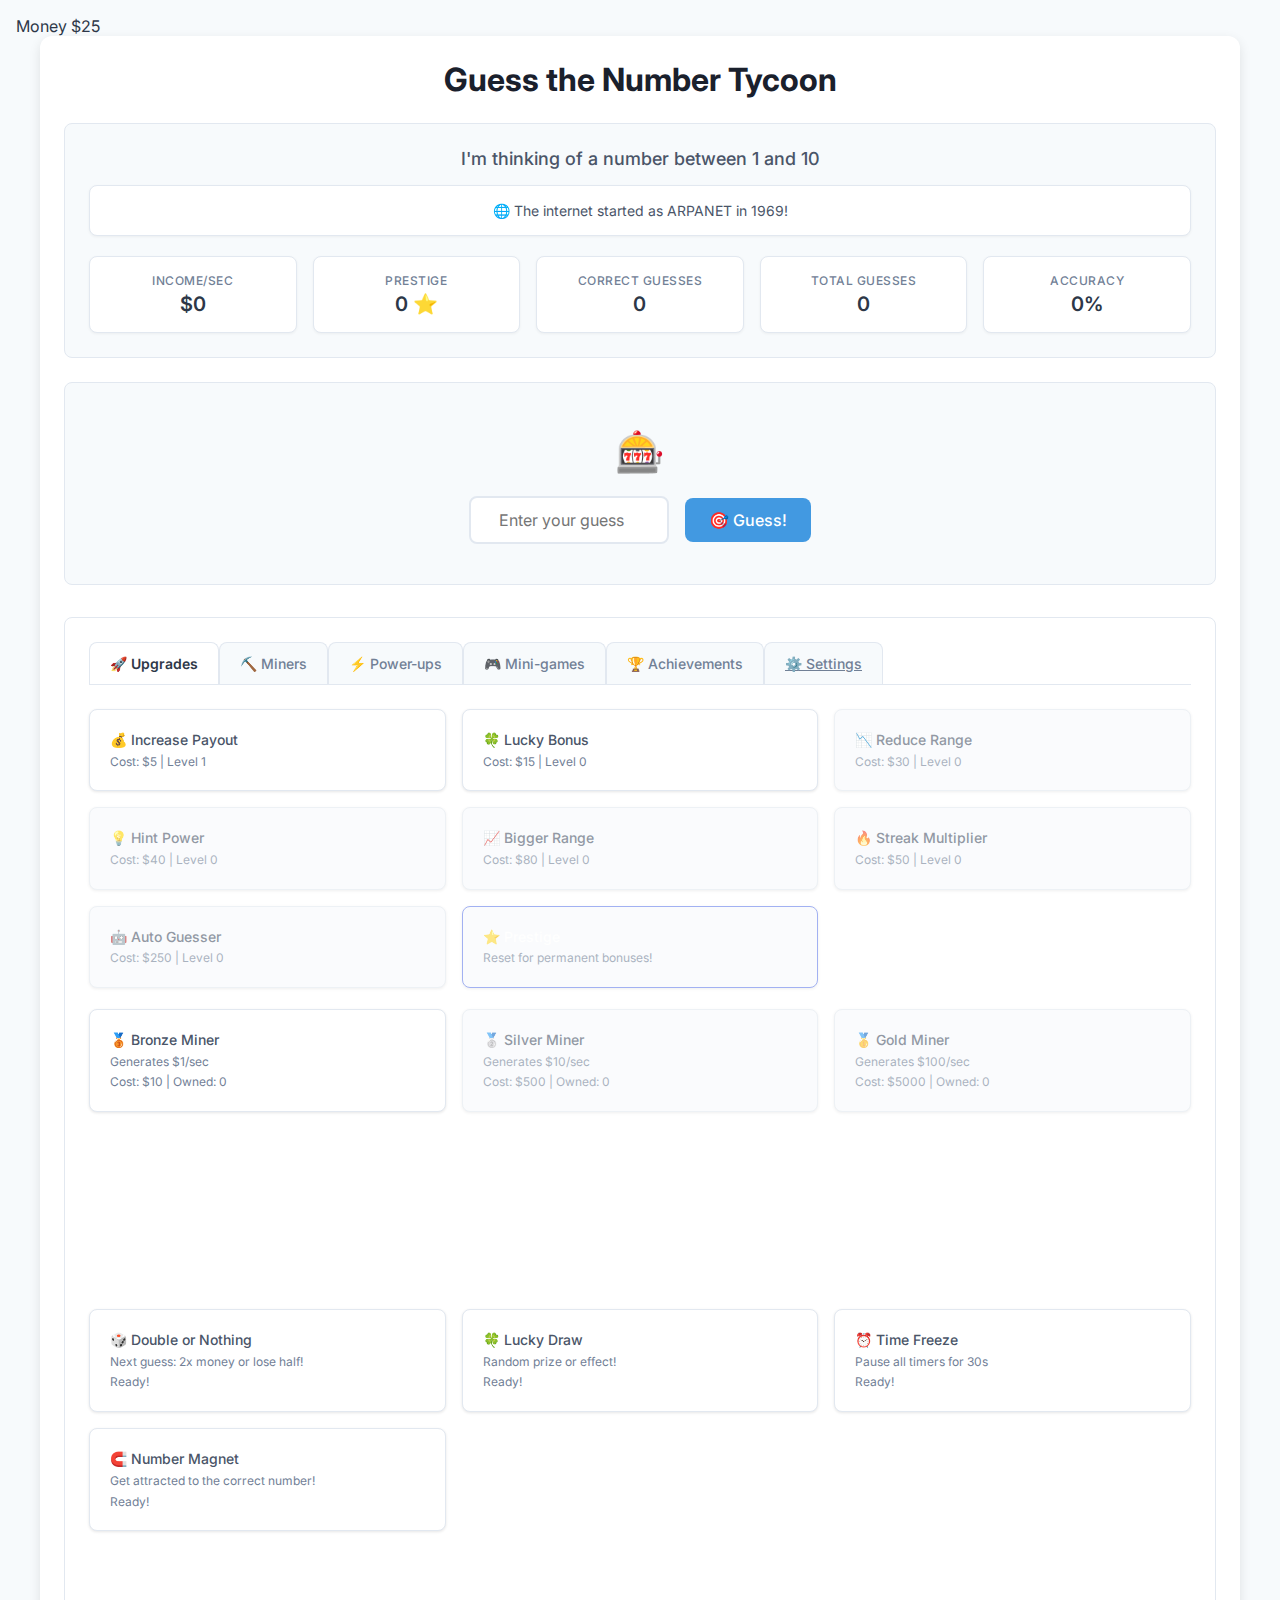
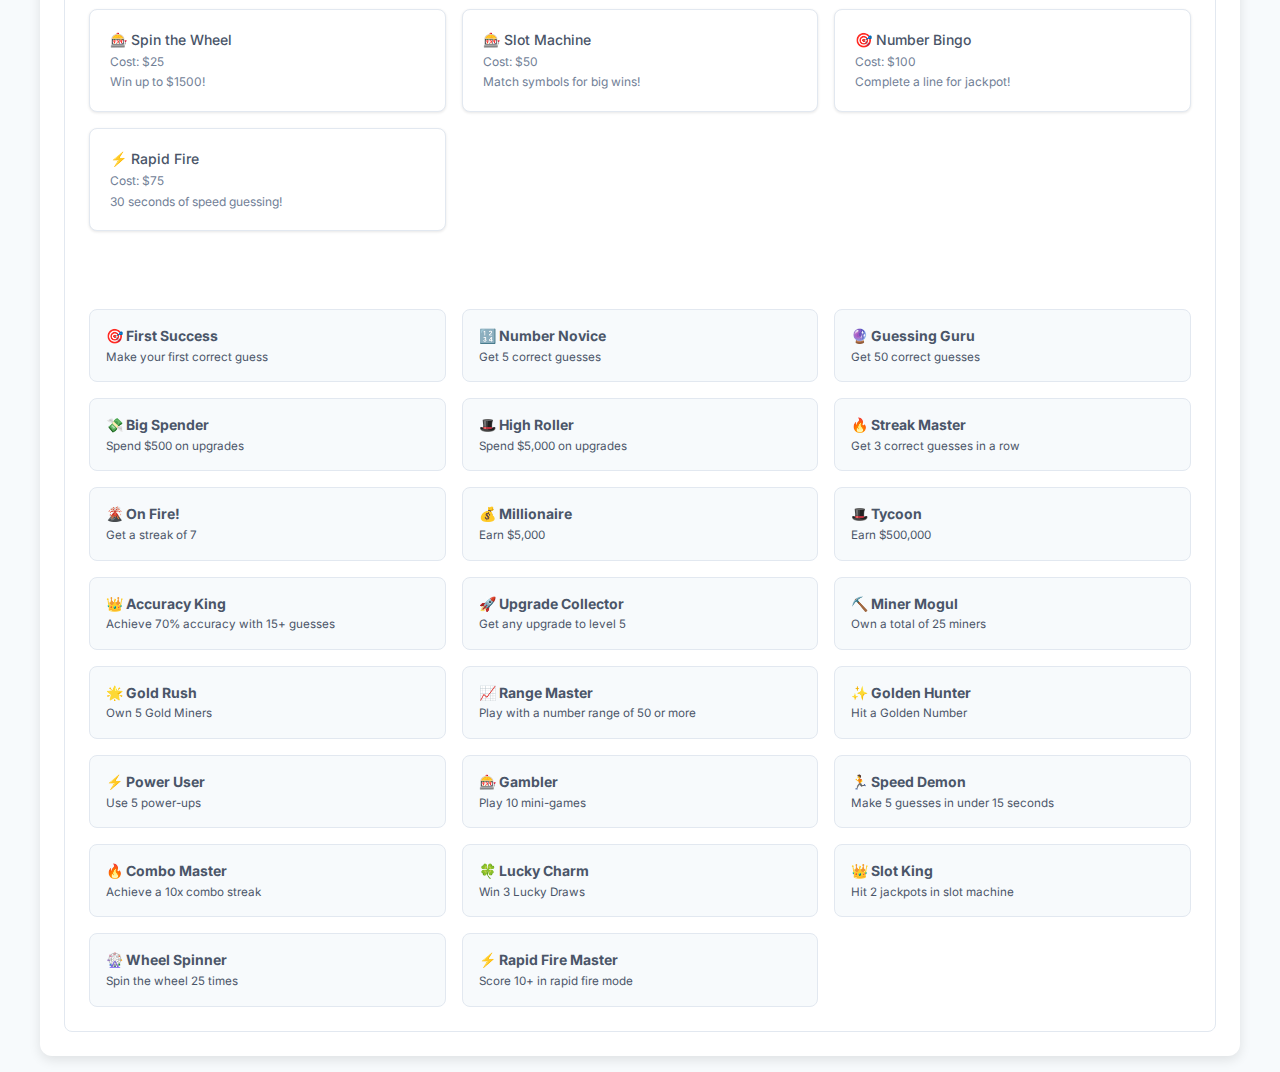
<file: index.html>
<!DOCTYPE html>
<html lang="en">
<head>
    <meta charset="UTF-8">
    <meta name="viewport" content="width=device-width, initial-scale=1.0">
    <title>🎯 Guess the Number Tycoon 💰</title>
    <link rel="stylesheet" href="style.css">
</head>
<body>
    <canvas id="particles"></canvas>
    <div id="main-money-display">
        <span class="money-label">Money</span>
        <span class="money-value">$<span id="money">0</span></span>
    </div>
    <div id="game-container">
        <h1>Guess the Number Tycoon</h1>
        <div id="game-info">
            <p>I'm thinking of a number between <span id="range-display">1 and 10</span></p>
            <div id="fun-facts">
                <div id="fun-fact-display">Ready to play? Let's go!</div>
            </div>
            <div id="stats-container">
                <div class="stat-item">
                    <div class="stat-label">Income/sec</div>
                    <div class="stat-value">$<span id="income-per-second">0</span></div>
                </div>
                <div class="stat-item">
                    <div class="stat-label">Prestige</div>
                    <div class="stat-value"><span id="prestige-points">0</span> ⭐</div>
                </div>
                <div class="stat-item">
                    <div class="stat-label">Correct Guesses</div>
                    <div class="stat-value"><span id="correct-guesses">0</span></div>
                </div>
                <div class="stat-item">
                    <div class="stat-label">Total Guesses</div>
                    <div class="stat-value"><span id="total-guesses">0</span></div>
                </div>
                <div class="stat-item">
                    <div class="stat-label">Accuracy</div>
                    <div class="stat-value"><span id="accuracy">0%</span></div>
                </div>
            </div>
        </div>
        
        <div id="game-area">
            <div id="number-wheel">🎰</div>
            <input type="number" id="guessInput" placeholder="Enter your guess">
            <button id="guessButton">🎯 Guess!</button>
            <div id="hint-container">
                <p id="message"></p>
                <p id="hint"></p>
            </div>
        </div>

        <div id="shop-and-achievements">
            <div class="tab-container">
                <div class="tab-buttons">
                    <button class="tab-btn active" onclick="openTab(event, 'upgrades-container')">🚀 Upgrades</button>
                    <button class="tab-btn" onclick="openTab(event, 'miners-container')">⛏️ Miners</button>
                    <button class="tab-btn" onclick="openTab(event, 'powerups-container')">⚡ Power-ups</button>
                    <button class="tab-btn" onclick="openTab(event, 'minigames-container')">🎮 Mini-games</button>
                    <button class="tab-btn" onclick="openTab(event, 'achievements-container')">🏆 Achievements</button>
                    <a href="settings.html" class="tab-btn settings-link">⚙️ Settings</a>
                </div>
            </div>

            <div id="upgrades-container" class="tab-content" style="display: block;">
                <div id="upgrades-grid">
                    <button id="bigger-payout" class="upgrade-btn">
                        💰 Increase Payout<br>
                        <small>Cost: $<span class="cost">10</span> | Level <span class="level">1</span></small>
                    </button>
                    <button id="lucky-bonus" class="upgrade-btn">
                        🍀 Lucky Bonus<br>
                        <small>Cost: $<span class="cost">25</span> | Level <span class="level">0</span></small>
                    </button>
                    <button id="range-reducer" class="upgrade-btn">
                        📉 Reduce Range<br>
                        <small>Cost: $<span class="cost">50</span> | Level <span class="level">0</span></small>
                    </button>
                    <button id="hint-power" class="upgrade-btn">
                        💡 Hint Power<br>
                        <small>Cost: $<span class="cost">75</span> | Level <span class="level">0</span></small>
                    </button>
                    <button id="bigger-range" class="upgrade-btn">
                        📈 Bigger Range<br>
                        <small>Cost: $<span class="cost">150</span> | Level <span class="level">0</span></small>
                    </button>
                    <button id="streak-multiplier" class="upgrade-btn">
                        🔥 Streak Multiplier<br>
                        <small>Cost: $<span class="cost">100</span> | Level <span class="level">0</span></small>
                    </button>
                    <button id="auto-guesser" class="upgrade-btn">
                        🤖 Auto Guesser<br>
                        <small>Cost: $<span class="cost">500</span> | Level <span class="level">0</span></small>
                    </button>
                    <button id="prestige" class="upgrade-btn prestige-btn">
                        ⭐ Prestige<br>
                        <small>Reset for permanent bonuses!</small>
                    </button>
                </div>
            </div>

            <div id="miners-container" class="tab-content">
                <div id="miners-grid">
                    <button id="bronze-miner" class="miner-btn">
                        🥉 Bronze Miner<br>
                        <small>Generates $1/sec</small>
                        <small>Cost: $<span class="cost">20</span> | Owned: <span class="owned">0</span></small>
                    </button>
                    <button id="silver-miner" class="miner-btn">
                        🥈 Silver Miner<br>
                        <small>Generates $10/sec</small>
                        <small>Cost: $<span class="cost">1000</span> | Owned: <span class="owned">0</span></small>
                    </button>
                    <button id="gold-miner" class="miner-btn">
                        🥇 Gold Miner<br>
                        <small>Generates $100/sec</small>
                        <small>Cost: $<span class="cost">10000</span> | Owned: <span class="owned">0</span></small>
                    </button>
                </div>
            </div>

            <div id="powerups-container" class="tab-content">
                <div class="powerups-grid">
                    <button id="double-or-nothing-btn" class="powerup-btn" onclick="activateDoubleOrNothing()">
                        🎲 Double or Nothing<br>
                        <small>Next guess: 2x money or lose half!</small>
                        <small id="don-cooldown"></small>
                    </button>
                    <button id="lucky-draw-btn" class="powerup-btn" onclick="activateLuckyDraw()">
                        🍀 Lucky Draw<br>
                        <small>Random prize or effect!</small>
                        <small id="ld-cooldown"></small>
                    </button>
                    <button id="time-freeze-btn" class="powerup-btn" onclick="activateTimeFreeze()">
                        ⏰ Time Freeze<br>
                        <small>Pause all timers for 30s</small>
                        <small id="tf-cooldown"></small>
                    </button>
                    <button id="number-magnet-btn" class="powerup-btn" onclick="activateNumberMagnet()">
                        🧲 Number Magnet<br>
                        <small>Get attracted to the correct number!</small>
                        <small id="nm-cooldown"></small>
                    </button>
                </div>
            </div>

            <div id="minigames-container" class="tab-content">
                <div class="minigames-grid">
                    <button id="spin-wheel-btn" class="minigame-btn" onclick="spinTheWheel()">
                        🎰 Spin the Wheel<br>
                        <small>Cost: $<span class="cost">25</span></small>
                        <small>Win up to $1500!</small>
                    </button>
                    <button id="slot-machine-btn" class="minigame-btn" onclick="playSlotMachine()">
                        🎰 Slot Machine<br>
                        <small>Cost: $<span class="cost">50</span></small>
                        <small>Match symbols for big wins!</small>
                    </button>
                    <button id="number-bingo-btn" class="minigame-btn" onclick="startNumberBingo()">
                        🎯 Number Bingo<br>
                        <small>Cost: $<span class="cost">100</span></small>
                        <small>Complete a line for jackpot!</small>
                    </button>
                    <button id="rapid-fire-btn" class="minigame-btn" onclick="startRapidFire()">
                        ⚡ Rapid Fire<br>
                        <small>Cost: $<span class="cost">75</span></small>
                        <small>30 seconds of speed guessing!</small>
                    </button>
                </div>
            </div>

            <div id="achievements-container" class="tab-content">
                <div id="achievements-list"></div>
            </div>

            <!-- Settings tab removed. Use the new settings.html page. -->
        </div>
    </div>
    
    <!-- Fun floating elements -->
    <div id="floating-money"></div>
    <div id="celebration-container"></div>
    
    <script src="script.js"></script>
</body>
</html>
</file>
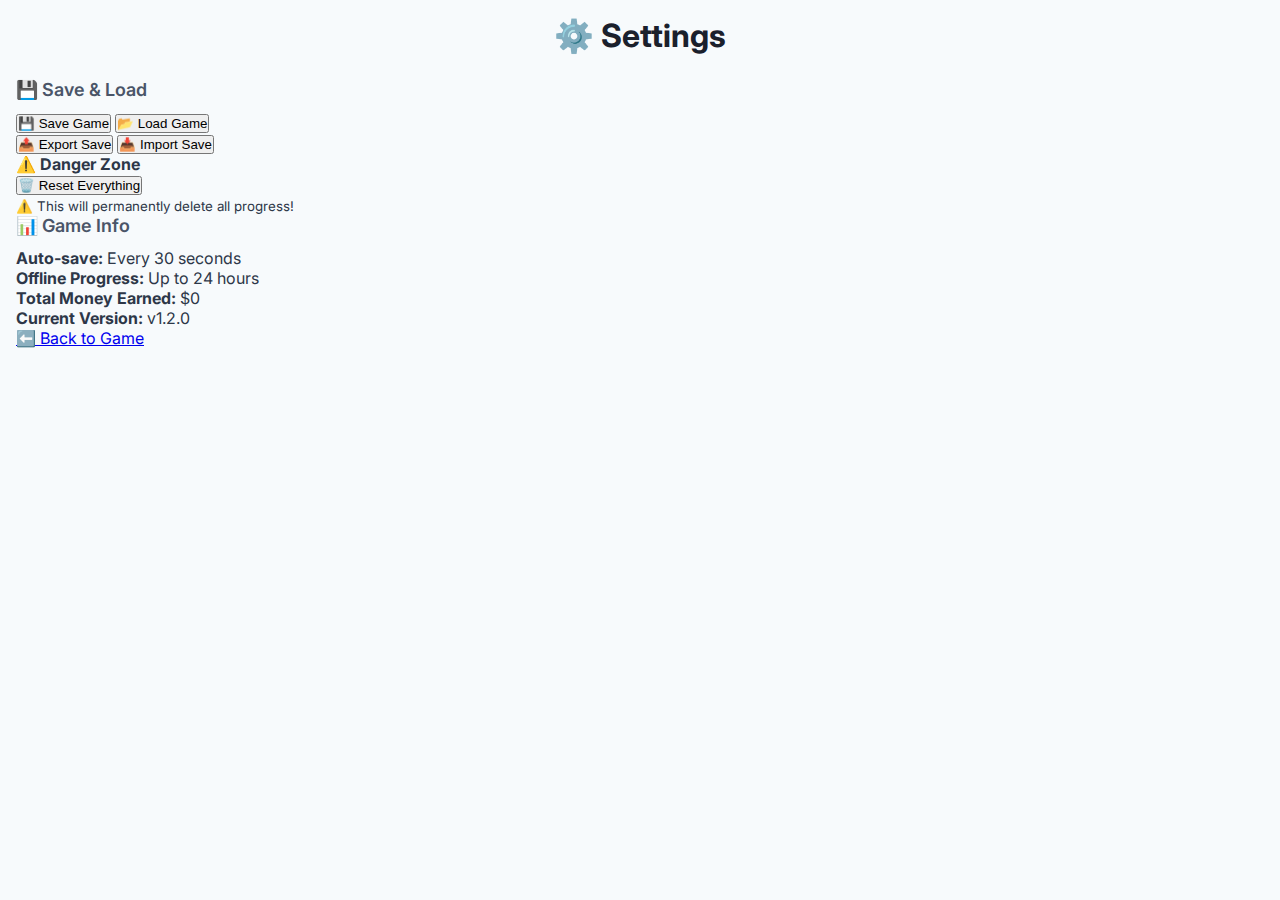
<file: settings.html>
<!DOCTYPE html>
<html lang="en">
<head>
    <meta charset="UTF-8">
    <meta name="viewport" content="width=device-width, initial-scale=1.0">
    <title>Settings - Guess the Number Tycoon</title>
    <link rel="stylesheet" href="style.css">
</head>
<body>
    <div id="settings-page-container">
        <h1>⚙️ Settings</h1>
        <div class="settings-section">
            <h3>💾 Save & Load</h3>
            <div class="save-load-buttons">
                <button class="save-btn" onclick="manualSave()">💾 Save Game</button>
                <button class="load-btn" onclick="manualLoad()">📂 Load Game</button>
            </div>
            <div class="backup-buttons">
                <button class="export-btn" onclick="exportSave()">📤 Export Save</button>
                <button class="import-btn" onclick="importSave()">📥 Import Save</button>
            </div>
            <div class="danger-zone">
                <h4>⚠️ Danger Zone</h4>
                <button class="reset-btn" onclick="resetGame()">🗑️ Reset Everything</button>
                <p><small>⚠️ This will permanently delete all progress!</small></p>
            </div>
        </div>
        <div class="settings-section">
            <h3>📊 Game Info</h3>
            <p><strong>Auto-save:</strong> Every 30 seconds</p>
            <p><strong>Offline Progress:</strong> Up to 24 hours</p>
            <p><strong>Total Money Earned:</strong> $<span id="total-money-display">0</span></p>
            <p><strong>Current Version:</strong> v1.2.0</p>
        </div>
        <a href="index.html" class="back-btn">⬅️ Back to Game</a>
    </div>
    <script src="script.js"></script>
</body>
</html>
</file>
<file: style.css>
@import url('https://fonts.googleapis.com/css2?family=Inter:wght@400;500;600;700&display=swap');

* {
    margin: 0;
    padding: 0;
    box-sizing: border-box;
}

body {
    font-family: 'Inter', sans-serif;
    background: #f7fafc;
    color: #2d3748;
    padding: 16px;
    min-height: 100vh;
}

/* Hide particles canvas */
#particles {
    display: none;
}

#game-container {
    max-width: 1200px;
    margin: 0 auto;
    background: #ffffff;
    border-radius: 12px;
    box-shadow: 0 4px 12px rgba(0, 0, 0, 0.1);
    padding: 24px;
}

/* Typography */
h1 {
    font-size: 2rem;
    font-weight: 700;
    text-align: center;
    margin-bottom: 24px;
    color: #1a202c;
}

h2 {
    font-size: 1.25rem;
    font-weight: 600;
    margin-bottom: 16px;
    color: #2d3748;
}

h3 {
    font-size: 1.125rem;
    font-weight: 600;
    margin-bottom: 12px;
    color: #4a5568;
}

/* Game Info Section */
#game-info {
    background: #f7fafc;
    padding: 24px;
    border-radius: 8px;
    margin-bottom: 24px;
    border: 1px solid #e2e8f0;
    text-align: center;
}

#game-info > p {
    font-size: 1.125rem;
    font-weight: 500;
    color: #4a5568;
    margin-bottom: 16px;
}

#fun-facts {
    background: #ffffff;
    padding: 16px;
    border-radius: 8px;
    margin: 16px 0;
    border: 1px solid #e2e8f0;
    box-shadow: 0 1px 3px rgba(0, 0, 0, 0.05);
}

#fun-fact-display {
    font-size: 0.875rem;
    color: #4a5568;
    font-weight: 400;
}

/* Stats Container */
#stats-container {
    display: grid;
    grid-template-columns: repeat(auto-fit, minmax(180px, 1fr));
    gap: 16px;
    margin-top: 20px;
}

.stat-item {
    background: #ffffff;
    padding: 16px;
    border-radius: 8px;
    border: 1px solid #e2e8f0;
    text-align: center;
    transition: all 0.2s ease;
    box-shadow: 0 1px 3px rgba(0, 0, 0, 0.05);
}

.stat-item:hover {
    transform: translateY(-1px);
    box-shadow: 0 2px 8px rgba(0, 0, 0, 0.1);
}

.stat-label {
    font-size: 0.75rem;
    color: #718096;
    margin-bottom: 4px;
    font-weight: 500;
    text-transform: uppercase;
    letter-spacing: 0.5px;
}

.stat-value {
    font-size: 1.25rem;
    font-weight: 600;
    color: #2d3748;
}

/* Game Area */
#game-area {
    text-align: center;
    margin-bottom: 32px;
    padding: 24px;
    background: #f7fafc;
    border-radius: 8px;
    border: 1px solid #e2e8f0;
}

#number-wheel {
    font-size: 2.5rem;
    margin: 20px 0;
    cursor: pointer;
    transition: all 0.3s ease;
    color: #4a5568;
}

#number-wheel:hover {
    transform: scale(1.05);
    color: #2d3748;
}

#guessInput {
    width: 200px;
    padding: 12px;
    font-size: 1rem;
    border: 2px solid #e2e8f0;
    border-radius: 8px;
    text-align: center;
    margin-right: 12px;
    transition: border-color 0.2s ease;
    font-family: 'Inter', sans-serif;
}

#guessInput:focus {
    outline: none;
    border-color: #4299e1;
    box-shadow: 0 0 0 3px rgba(66, 153, 225, 0.1);
}

#guessButton {
    background: #4299e1;
    color: white;
    border: none;
    padding: 12px 24px;
    font-size: 1rem;
    border-radius: 8px;
    cursor: pointer;
    transition: all 0.2s ease;
    font-weight: 500;
    font-family: 'Inter', sans-serif;
}

#guessButton:hover {
    background: #3182ce;
    transform: translateY(-1px);
    box-shadow: 0 2px 4px rgba(0, 0, 0, 0.1);
}

#guessButton:active {
    transform: translateY(0);
}

#hint-container {
    margin-top: 16px;
}

#hint-container p {
    margin: 8px 0;
    font-size: 0.875rem;
    color: #4a5568;
}

/* Shop and Achievements */
#shop-and-achievements {
    background: #ffffff;
    border: 1px solid #e2e8f0;
    border-radius: 8px;
    padding: 24px;
}

/* Tabs */
.tab-container {
    border-bottom: 1px solid #e2e8f0;
    margin-bottom: 24px;
}

.tab-buttons {
    display: flex;
    gap: 0;
    overflow-x: auto;
}

.tab-btn {
    background: #f7fafc;
    border: 1px solid #e2e8f0;
    border-bottom: none;
    color: #718096;
    padding: 12px 20px;
    cursor: pointer;
    transition: all 0.2s ease;
    font-size: 0.875rem;
    font-weight: 500;
    border-radius: 8px 8px 0 0;
    white-space: nowrap;
    font-family: 'Inter', sans-serif;
}

.tab-btn.active {
    background: #ffffff;
    color: #2d3748;
    border-color: #e2e8f0;
    font-weight: 600;
}

.tab-btn:hover:not(.active) {
    background: #edf2f7;
    color: #4a5568;
}

.tab-content {
    min-height: 300px;
    padding: 0;
}

/* Grids */
#upgrades-grid, #miners-grid, .powerups-grid, .minigames-grid {
    display: grid;
    grid-template-columns: repeat(auto-fit, minmax(280px, 1fr));
    gap: 16px;
}

/* Buttons - Consistent styling for all types */
.upgrade-btn, .miner-btn, .powerup-btn, .minigame-btn {
    background: #ffffff;
    border: 1px solid #e2e8f0;
    color: #4a5568;
    padding: 20px;
    font-size: 0.875rem;
    border-radius: 8px;
    cursor: pointer;
    transition: all 0.2s ease;
    box-shadow: 0 1px 3px rgba(0, 0, 0, 0.1);
    font-family: 'Inter', sans-serif;
    text-align: left;
    font-weight: 500;
    line-height: 1.4;
}

.upgrade-btn:hover, .miner-btn:hover, .powerup-btn:hover, .minigame-btn:hover {
    transform: translateY(-1px);
    box-shadow: 0 4px 12px rgba(0, 0, 0, 0.15);
    border-color: #cbd5e0;
}

.upgrade-btn:active, .miner-btn:active, .powerup-btn:active, .minigame-btn:active {
    transform: translateY(0);
}

.upgrade-btn:disabled, .miner-btn:disabled, .powerup-btn:disabled, .minigame-btn:disabled {
    opacity: 0.6;
    cursor: not-allowed;
    transform: none;
    background: #f7fafc;
}

/* Special button styles */
.prestige-btn {
    background: linear-gradient(135deg, #667eea 0%, #764ba2 100%);
    color: white;
    border-color: #667eea;
}

.prestige-btn:hover {
    background: linear-gradient(135deg, #5a67d8 0%, #6b46c1 100%);
}

/* Button content styling */
.upgrade-btn small, .miner-btn small, .powerup-btn small, .minigame-btn small {
    display: block;
    font-size: 0.75rem;
    color: #718096;
    margin-top: 4px;
    font-weight: 400;
}

/* Achievements */
#achievements-container {
    margin-top: 0;
}

#achievements-list {
    display: grid;
    grid-template-columns: repeat(auto-fit, minmax(280px, 1fr));
    gap: 16px;
}

.achievement {
    background: #f7fafc;
    padding: 16px;
    border-radius: 8px;
    border: 1px solid #e2e8f0;
    font-size: 0.875rem;
    text-align: left;
    transition: all 0.2s ease;
    position: relative;
    color: #4a5568;
    line-height: 1.4;
}

.achievement:hover {
    transform: translateY(-1px);
    box-shadow: 0 2px 8px rgba(0, 0, 0, 0.1);
}

.achievement.unlocked {
    background: #e6fffa;
    border-color: #38b2ac;
    color: #2d3748;
}

.achievement.unlocked::before {
    content: '✅';
    position: absolute;
    top: 12px;
    right: 12px;
    font-size: 1rem;
}

/* Special Achievement Glow */
.achievement.new-unlock {
    animation: achievementGlow 2s ease-in-out;
}

@keyframes achievementGlow {
    0%, 100% { box-shadow: 0 2px 8px rgba(56, 178, 172, 0.3); }
    50% { box-shadow: 0 4px 16px rgba(56, 178, 172, 0.6); }
}

/* Floating Effects */
#floating-money {
    position: fixed;
    pointer-events: none;
    z-index: 1000;
}

.floating-money-particle {
    position: absolute;
    font-size: 1rem;
    font-weight: 600;
    color: #38a169;
    pointer-events: none;
    z-index: 1000;
    animation: floatUp 2s ease-out forwards;
}

.power-up-effect {
    position: absolute;
    font-size: 1.5rem;
    pointer-events: none;
    z-index: 1000;
    animation: powerUpPulse 2s ease-out forwards;
}

.combo-effect {
    position: absolute;
    font-weight: 700;
    color: #667eea;
    pointer-events: none;
    z-index: 1000;
    animation: comboExplosion 2s ease-out forwards;
}

.critical-strike {
    color: #dc2626 !important;
    font-weight: 700;
}

/* Animations */
@keyframes floatUp {
    0% {
        opacity: 1;
        transform: translateY(0) scale(1);
    }
    100% {
        opacity: 0;
        transform: translateY(-60px) scale(1.2);
    }
}

@keyframes powerUpPulse {
    0% {
        opacity: 1;
        transform: scale(1);
    }
    50% {
        transform: scale(1.3);
    }
    100% {
        opacity: 0;
        transform: scale(1.5);
    }
}

@keyframes comboExplosion {
    0% {
        opacity: 1;
        transform: scale(1);
    }
    50% {
        transform: scale(1.4);
    }
    100% {
        opacity: 0;
        transform: scale(1.8);
    }
}

@keyframes shake {
    0%, 100% { transform: translateX(0); }
    10%, 30%, 50%, 70%, 90% { transform: translateX(-2px); }
    20%, 40%, 60%, 80% { transform: translateX(2px); }
}

/* Special Event Indicators */
.golden-number-indicator {
    background: #fff8dc;
    border: 2px solid #ffd700;
    box-shadow: 0 2px 8px rgba(255, 215, 0, 0.3);
    animation: goldenPulse 2s ease-in-out infinite alternate;
}

.number-rush-indicator {
    background: #fff5f5;
    border: 2px solid #e53e3e;
    animation: rushPulse 1s ease-in-out infinite alternate;
}

@keyframes goldenPulse {
    from { box-shadow: 0 2px 8px rgba(255, 215, 0, 0.3); }
    to { box-shadow: 0 4px 12px rgba(255, 215, 0, 0.5); }
}

@keyframes rushPulse {
    from { box-shadow: 0 2px 8px rgba(229, 62, 62, 0.3); }
    to { box-shadow: 0 4px 12px rgba(229, 62, 62, 0.5); }
}

/* Rapid Fire Mode */
.rapid-fire-mode {
    background: #fff5f5;
    border-color: #e53e3e;
    animation: rapidFirePulse 1s ease-in-out infinite alternate;
}

@keyframes rapidFirePulse {
    from { opacity: 0.9; }
    to { opacity: 1; }
}

/* Cooldown Timer */
.cooldown-timer {
    color: #718096;
    font-size: 0.75rem;
    display: block;
    margin-top: 4px;
}

/* Responsive Design */
@media (max-width: 768px) {
    body {
        padding: 12px;
    }
    
    #game-container {
        padding: 16px;
    }
    
    h1 {
        font-size: 1.5rem;
    }
    
    #guessInput {
        width: 150px;
        margin-right: 8px;
        margin-bottom: 8px;
    }
    
    #guessButton {
        font-size: 0.875rem;
        padding: 10px 20px;
    }
    
    #stats-container {
        grid-template-columns: repeat(auto-fit, minmax(140px, 1fr));
        gap: 12px;
    }
    
    .tab-buttons {
        gap: 0;
    }
    
    .tab-btn {
        padding: 10px 16px;
        font-size: 0.75rem;
    }
    
    #upgrades-grid, #miners-grid, .powerups-grid, .minigames-grid, #achievements-list {
        grid-template-columns: 1fr;
    }
    
    .upgrade-btn, .miner-btn, .powerup-btn, .minigame-btn {
        padding: 16px;
    }
}

@media (max-width: 480px) {
    body {
        padding: 8px;
    }
    
    #game-container {
        padding: 12px;
    }
    
    h1 {
        font-size: 1.25rem;
    }
    
    #game-info, #game-area, #shop-and-achievements {
        padding: 16px;
    }
    
    #guessInput {
        width: 120px;
    }
    
    .tab-btn {
        padding: 8px 12px;
        font-size: 0.7rem;
    }
    
    #stats-container {
        grid-template-columns: repeat(2, 1fr);
    }
}
</file>
